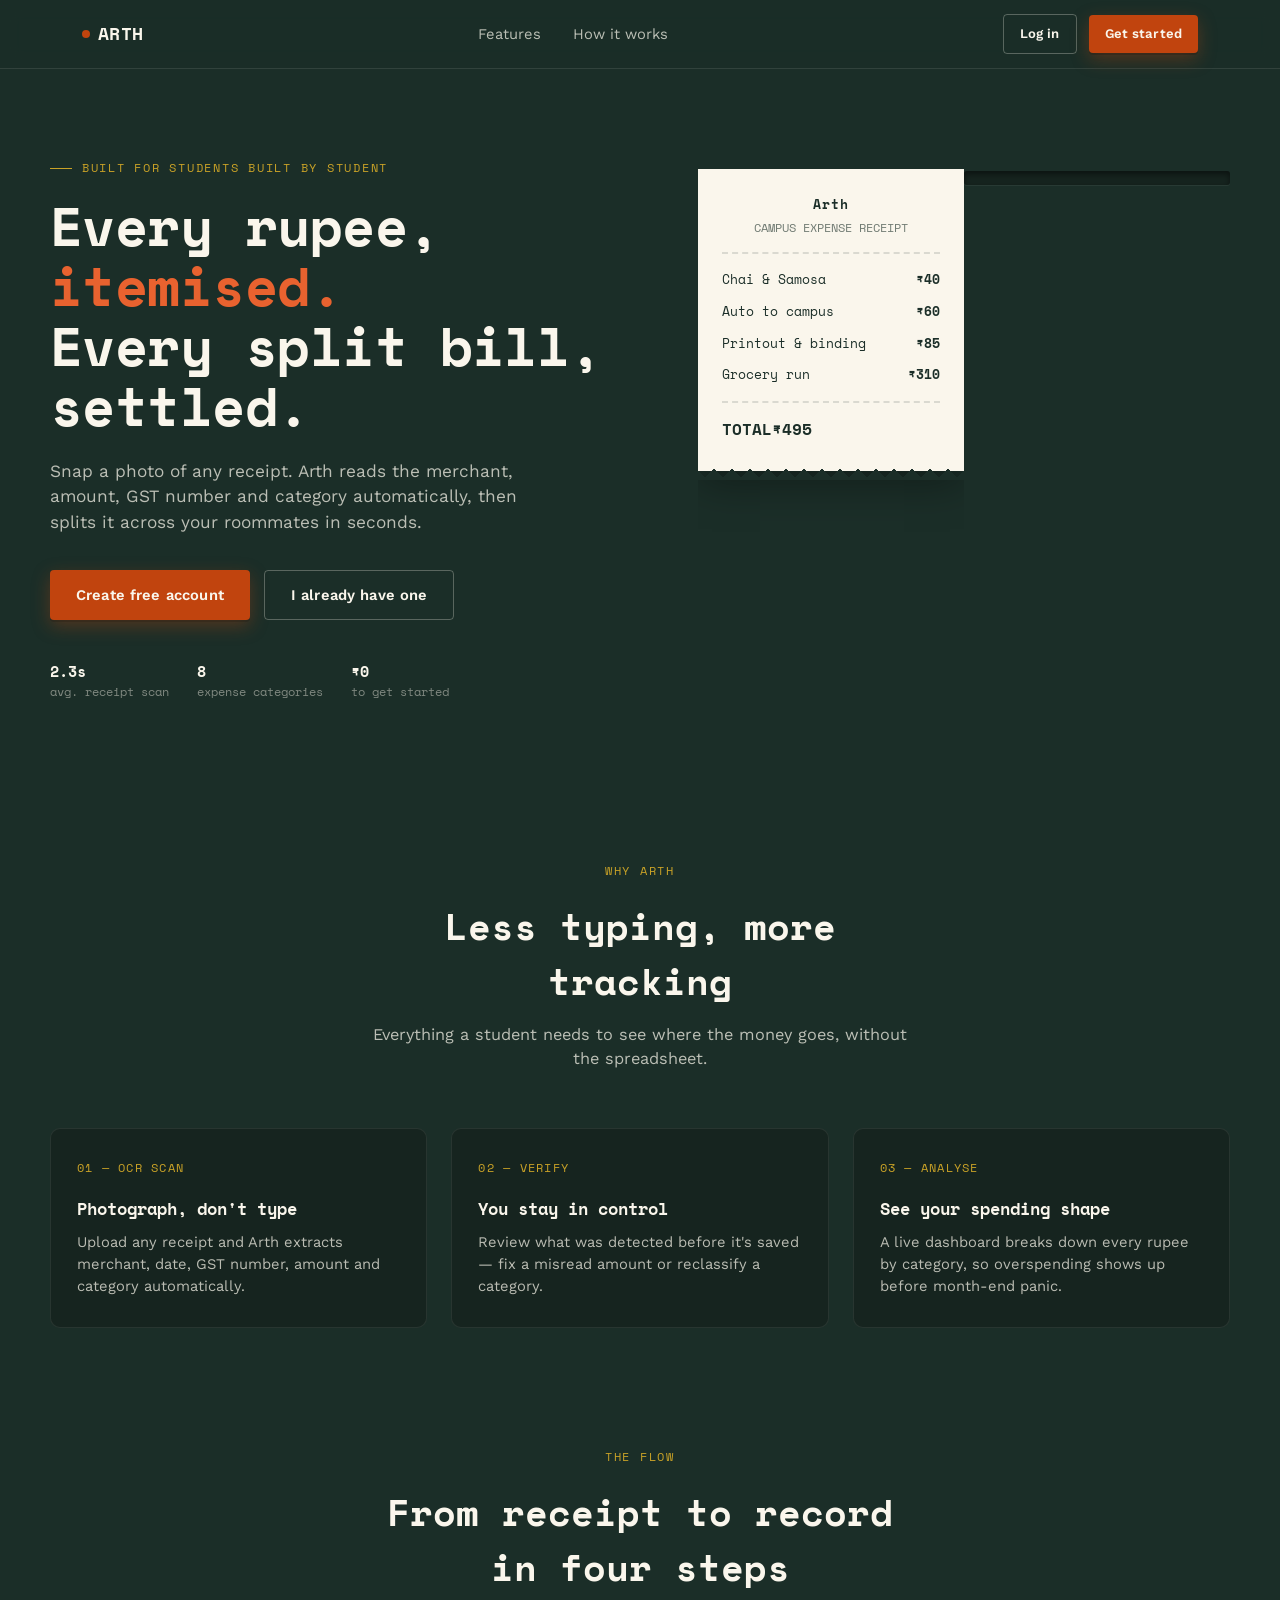
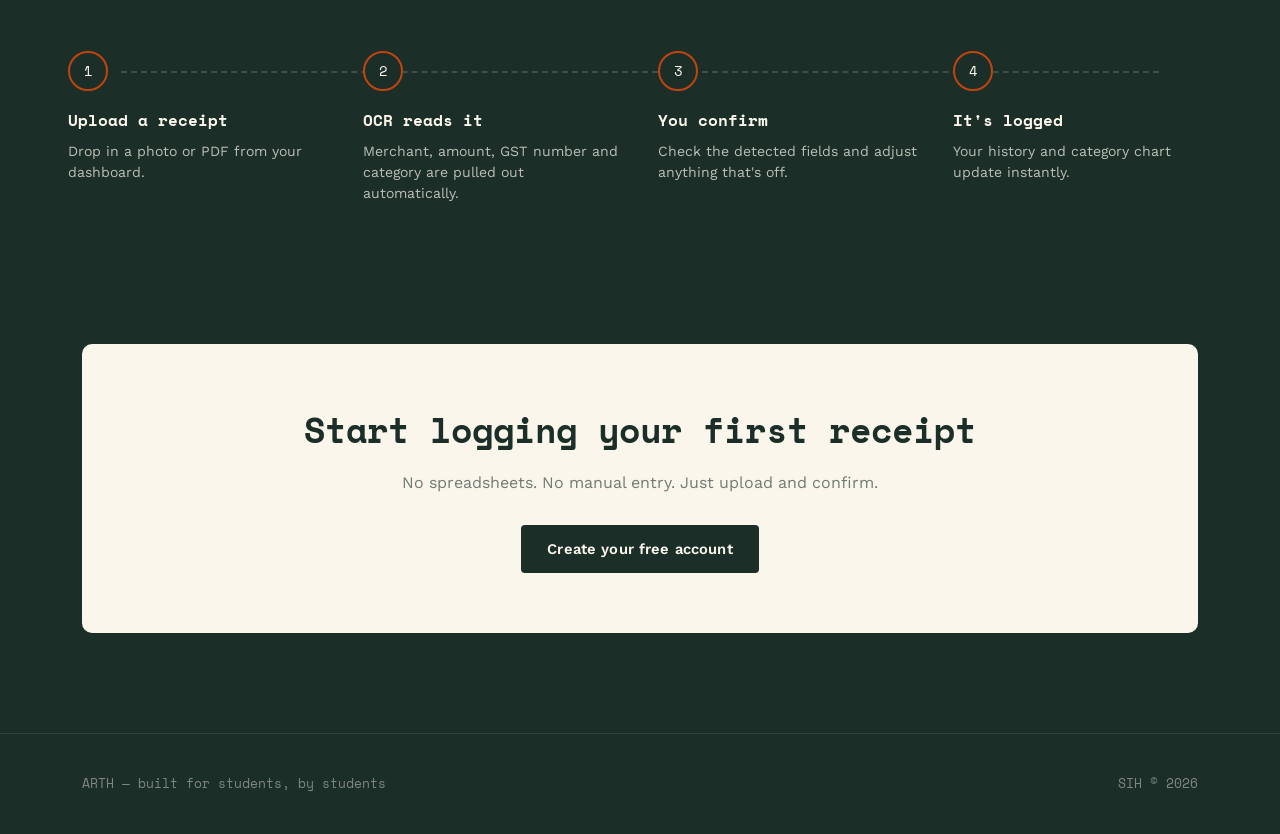
<file: index.html>
<!doctype html>
<html lang="en">
  <head>
    <meta charset="UTF-8" />
    <meta name="viewport" content="width=device-width, initial-scale=1.0" />
    <title>Arth — Expense tracking &amp; bill-splitting for students</title>
    <link rel="stylesheet" href="css/style.css" />
    <link rel="stylesheet" href="css/home.css" />
  </head>
  <body>
    <nav class="nav">
      <div class="wrap nav-inner">
        <a href="index.html" class="nav-logo"><span class="dot"></span>ARTH</a>
        <div class="nav-links">
          <a href="index.html#features">Features</a>
          <a href="index.html#how">How it works</a>
        </div>
        <div class="nav-cta">
          <a href="login.html" class="btn btn-ghost btn-sm">Log in</a>
          <a href="signup.html" class="btn btn-primary btn-sm">Get started</a>
        </div>
      </div>
    </nav>

    <header class="wrap hero">
      <div>
        <div class="hero-eyebrow">Built for students built by student</div>
        <h1>
          Every rupee, <span class="accent">itemised.</span><br />Every split
          bill, settled.
        </h1>
        <p class="hero-sub">
          Snap a photo of any receipt. Arth reads the merchant, amount, GST
          number and category automatically, then splits it across your
          roommates in seconds.
        </p>
        <div class="hero-actions">
          <a href="signup.html" class="btn btn-primary">Create free account</a>
          <a href="login.html" class="btn btn-ghost">I already have one</a>
        </div>
        <div class="hero-trust">
          <div><strong>2.3s</strong>avg. receipt scan</div>
          <div><strong>8</strong>expense categories</div>
          <div><strong>₹0</strong>to get started</div>
        </div>
      </div>

      <div class="printer">
        <div class="printer-mask">
          <div class="receipt-strip">
            <div class="r-title">Arth</div>
            <div class="r-sub">CAMPUS EXPENSE RECEIPT</div>
            <div class="r-dash"></div>
            <div class="r-line r1">
              <span>Chai &amp; Samosa</span><span>₹40</span>
            </div>
            <div class="r-line r2">
              <span>Auto to campus</span><span>₹60</span>
            </div>
            <div class="r-line r3">
              <span>Printout &amp; binding</span><span>₹85</span>
            </div>
            <div class="r-line r4">
              <span>Grocery run</span><span>₹310</span>
            </div>
            <div class="r-dash"></div>
            <div class="r-total"><span>TOTAL<x/span><span>₹495</span></div>
          </div>
        </div>
        <div class="printer-slot"></div>
      </div>
    </header>

    <section class="wrap features" id="features">
      <div class="section-head reveal">
        <div class="hero-eyebrow">Why Arth</div>
        <h2>Less typing, more tracking</h2>
        <p>
          Everything a student needs to see where the money goes, without the
          spreadsheet.
        </p>
      </div>
      <div class="feature-grid reveal-stagger">
        <div class="feature-card reveal">
          <div class="f-num">01 — OCR SCAN</div>
          <h3>Photograph, don't type</h3>
          <p>
            Upload any receipt and Arth extracts merchant, date, GST number,
            amount and category automatically.
          </p>
        </div>
        <div class="feature-card reveal">
          <div class="f-num">02 — VERIFY</div>
          <h3>You stay in control</h3>
          <p>
            Review what was detected before it's saved — fix a misread amount or
            reclassify a category.
          </p>
        </div>
        <div class="feature-card reveal">
          <div class="f-num">03 — ANALYSE</div>
          <h3>See your spending shape</h3>
          <p>
            A live dashboard breaks down every rupee by category, so
            overspending shows up before month-end panic.
          </p>
        </div>
      </div>
    </section>

    <section class="wrap how" id="how">
      <div class="section-head reveal">
        <div class="hero-eyebrow">The flow</div>
        <h2>From receipt to record in four steps</h2>
      </div>
      <div class="how-steps reveal-stagger">
        <div class="how-step reveal">
          <div class="s-num">1</div>
          <h4>Upload a receipt</h4>
          <p>Drop in a photo or PDF from your dashboard.</p>
        </div>
        <div class="how-step reveal">
          <div class="s-num">2</div>
          <h4>OCR reads it</h4>
          <p>
            Merchant, amount, GST number and category are pulled out
            automatically.
          </p>
        </div>
        <div class="how-step reveal">
          <div class="s-num">3</div>
          <h4>You confirm</h4>
          <p>Check the detected fields and adjust anything that's off.</p>
        </div>
        <div class="how-step reveal">
          <div class="s-num">4</div>
          <h4>It's logged</h4>
          <p>Your history and category chart update instantly.</p>
        </div>
      </div>
    </section>

    <div class="wrap">
      <div class="cta-band reveal">
        <h2>Start logging your first receipt</h2>
        <p>No spreadsheets. No manual entry. Just upload and confirm.</p>
        <a href="signup.html" class="btn btn-dark">Create your free account</a>
      </div>
    </div>

    <footer class="footer">
      <div class="wrap footer-inner">
        <span>ARTH — built for students, by students</span>
        <span>SIH &copy; 2026</span>
      </div>
    </footer>

    <script src="js/home.js"></script>
  </body>
</html>
</file>
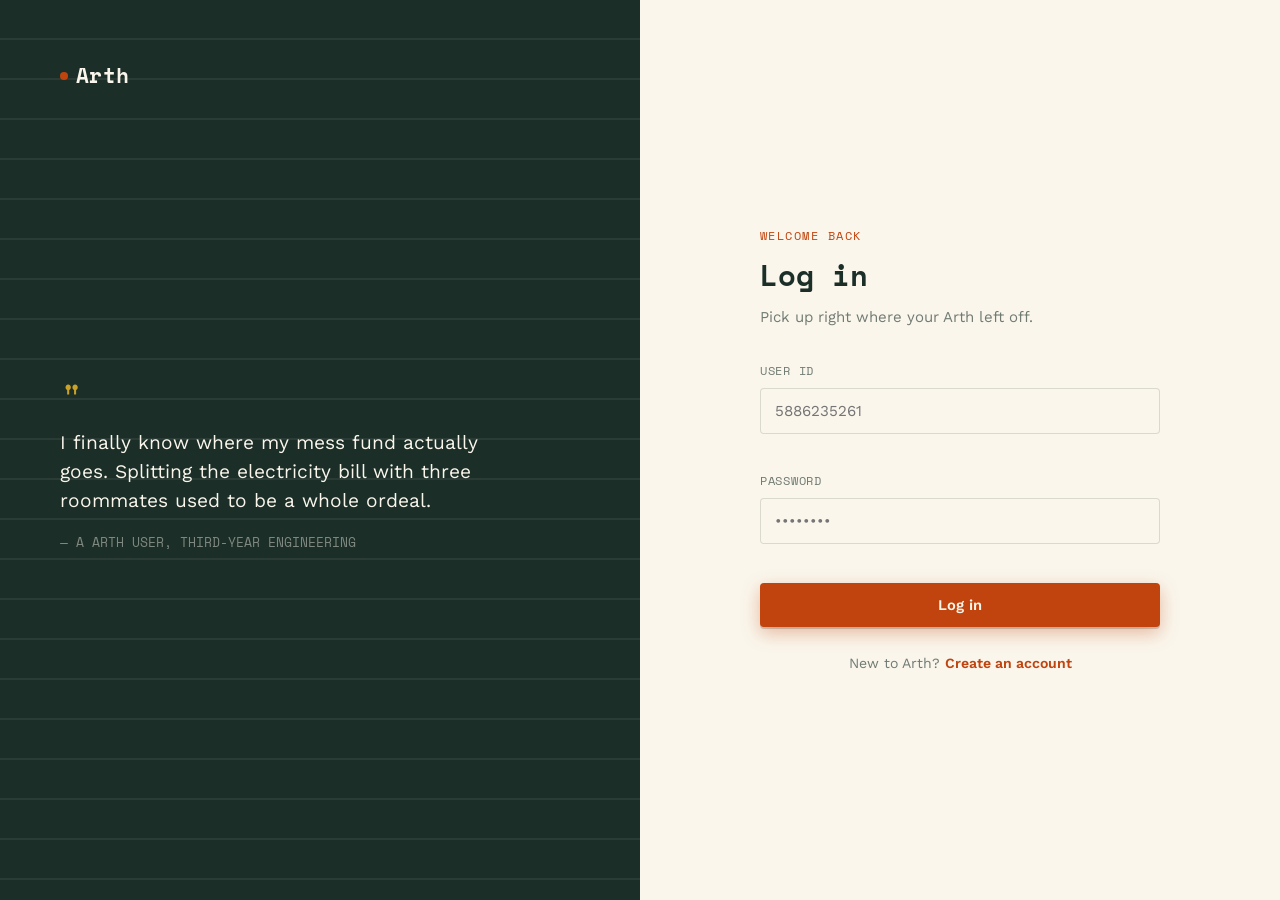
<file: dashboard.html>
<!doctype html>
<html lang="en">
  <head>
    <meta charset="UTF-8" />
    <meta name="viewport" content="width=device-width, initial-scale=1.0" />
    <title>Dashboard — Arth</title>

    <link rel="stylesheet" href="css/style.css" />
    <link rel="stylesheet" href="css/dashboard.css" />
  </head>

  <body class="dash-body">
    <nav class="nav dash-nav">
      <div class="wrap nav-inner">
        <a href="dashboard.html" class="nav-logo">
          <span class="dot"></span>Arth
        </a>

        <div class="nav-links">
          <a href="dashboard.html">Dashboard</a>
          <a href="#" id="upload-nav-link">Upload receipt</a>
        </div>

        <div class="nav-user">
          <span class="nav-user-name">
            Hi, <span id="dash-user-name">there</span>
          </span>
          <button class="btn btn-ghost btn-sm" id="logout-btn">Log out</button>
        </div>
      </div>
    </nav>

    <main class="dash-wrap">
      <div class="dash-head">
        <div>
          <div class="greet-eyebrow">Your Arth</div>
          <h1>Spending overview</h1>
        </div>

        <div class="dash-date" id="dash-date"></div>
      </div>

      <div class="stat-grid">
        <div class="stat-card">
          <div class="s-label">Total spent</div>
          <div class="s-val" id="stat-total">₹0</div>
          <div class="s-delta">Across all recorded receipts</div>
        </div>

        <div class="stat-card">
          <div class="s-label">Transactions</div>
          <div class="s-val" id="stat-count">0</div>
          <div class="s-delta">Total logged this Arth</div>
        </div>

        <div class="stat-card">
          <div class="s-label">Average per receipt</div>
          <div class="s-val" id="stat-avg">₹0</div>
          <div class="s-delta">Mean transaction size</div>
        </div>

        <div class="stat-card">
          <div class="s-label">Top category</div>
          <div class="s-val" id="stat-top-cat">—</div>
          <div class="s-delta" id="stat-top-cat-amt">No data yet</div>
        </div>
      </div>

      <div class="dash-grid">
        <div>
          <div class="panel" style="margin-bottom: 22px">
            <div class="panel-head">
              <div>
                <h2>By category</h2>
                <div class="panel-sub">Where this month's money went</div>
              </div>
            </div>

            <div class="chart-wrap" id="chart-wrap">
              <canvas id="category-canvas"></canvas>
            </div>

            <div class="legend-list" id="chart-legend"></div>
          </div>

          <div class="panel">
            <div class="panel-head">
              <div>
                <h2>Add a receipt</h2>
                <div class="panel-sub">We'll read it for you</div>
              </div>
            </div>

            <div class="upload-zone" id="upload-zone">
              <div class="u-icon">🧾</div>

              <h3>Drop a receipt here</h3>

              <p>or click to browse — image only</p>

              <input type="file" id="receipt-input" accept="image/*" />
            </div>
          </div>
        </div>

        <div class="panel">
          <div class="panel-head">
            <div>
              <h2>Transaction history</h2>
              <div class="panel-sub">Most recent first</div>
            </div>
          </div>

          <div class="tx-list" id="tx-list"></div>
        </div>
      </div>
    </main>

    <!-- VERIFY MODAL -->

    <div class="modal-overlay" id="modal-overlay">
      <div class="modal">
        <div class="modal-head">
          <h2>Verify receipt</h2>

          <button class="modal-close" id="modal-close" aria-label="Close">
            &times;
          </button>
        </div>

        <p class="modal-sub">
          Check what we read before it's added to your Arth.
        </p>

        <div id="modal-body"></div>
      </div>
    </div>

    <div class="toast" id="toast"></div>

    <script src="js/config.js"></script>
    <script src="js/dashboard.js"></script>

    <script>
      document.getElementById("dash-date").textContent =
        new Date().toLocaleDateString("en-IN", {
          weekday: "long",
          day: "numeric",
          month: "long",
        });

      document
        .getElementById("upload-nav-link")
        .addEventListener("click", (e) => {
          e.preventDefault();

          document.getElementById("upload-zone").scrollIntoView({
            behavior: "smooth",
            block: "center",
          });
        });
    </script>
  </body>
</html>
</file>
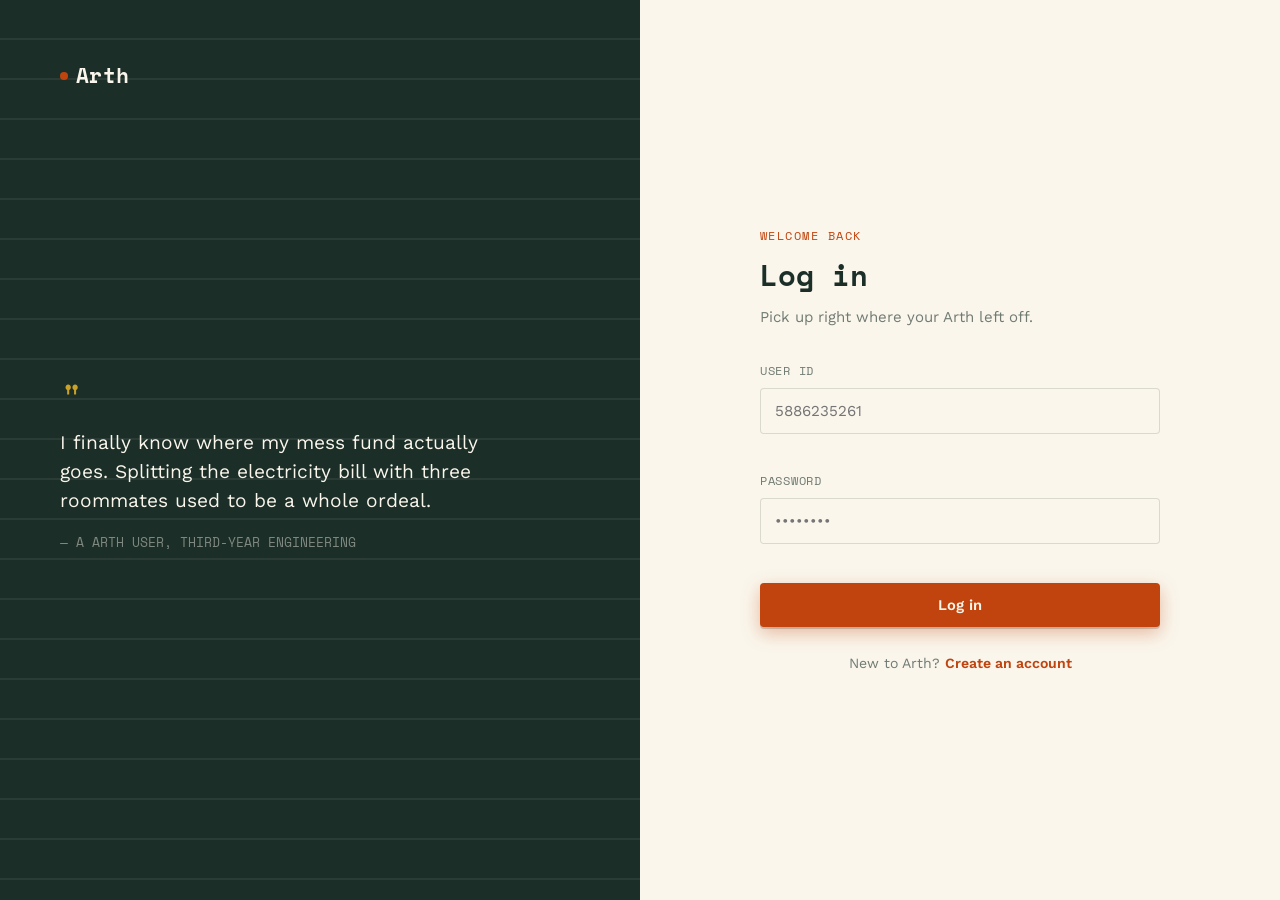
<file: login.html>
<!doctype html>
<html lang="en">
  <head>
    <meta charset="UTF-8" />
    <meta name="viewport" content="width=device-width, initial-scale=1.0" />
    <title>Log in — Arth</title>
    <link rel="stylesheet" href="css/style.css" />
    <link rel="stylesheet" href="css/auth.css" />
    <script>
      if (sessionStorage.getItem("user_id")) {
        window.location.href = "dashboard.html";
      }
    </script>
  </head>
  <body>
    <div class="auth-shell">
      <div class="auth-side">
        <div class="auth-ambient"></div>
        <div class="auth-side-top">
          <a href="index.html" class="nav-logo"
            ><span class="dot"></span>Arth</a
          >
        </div>
        <div class="auth-quote">
          <div class="q-mark">"</div>
          <p>
            I finally know where my mess fund actually goes. Splitting the
            electricity bill with three roommates used to be a whole ordeal.
          </p>
          <div class="q-attr">— A ARTH USER, THIRD-YEAR ENGINEERING</div>
        </div>
        <div></div>
      </div>

      <div class="auth-main">
        <div class="auth-form-wrap">
          <div class="form-eyebrow">Welcome back</div>
          <h1>Log in</h1>
          <p class="form-sub">Pick up right where your Arth left off.</p>
          <div class="form-alert" id="login-alert"></div>

          <form id="login-form" novalidate>
            <div class="field" id="field-email">
              <label for="email">User Id</label>
              <input type="text" id="email" placeholder="5886235261" />
              <div class="field-error"></div>
            </div>
            <div class="field" id="field-password">
              <label for="password">Password</label>
              <input
                type="password"
                id="password"
                placeholder="••••••••"
                autocomplete="current-password"
              />
              <div class="field-error"></div>
            </div>
            <button
              type="submit"
              class="btn btn-primary btn-block"
              id="login-submit"
            >
              Log in
            </button>
          </form>

          <p class="form-footnote">
            New to Arth? <a href="signup.html">Create an account</a>
          </p>
        </div>
      </div>
    </div>

    <script src="js/config.js"></script>
    <script src="js/auth.js"></script>
  </body>
</html>
</file>
<file: css/style.css>
/* ============================================================
   LEDGER — Student Expense & Bill-Split Manager
   Design language: printed receipts & paper ledgers
   ============================================================ */

@import url('https://fonts.googleapis.com/css2?family=Space+Mono:wght@400;700&family=Work+Sans:wght@300;400;500;600;700&display=swap');

:root {
  /* Color tokens */
  --ink: #1B2E28;
  --ink-2: #16241F;
  --paper: #FAF6EC;
  --paper-dim: #F0EAD8;
  --paper-line: rgba(27, 46, 40, 0.14);
  --stamp: #C1440E;
  --stamp-dim: #E8622F;
  --sage: #6B8F71;
  --sage-dim: #8FAF93;
  --gold: #C9A227;
  --ink-soft: rgba(27, 46, 40, 0.62);
  --ink-faint: rgba(27, 46, 40, 0.38);
  --paper-soft: rgba(250, 246, 236, 0.72);
  --paper-faint: rgba(250, 246, 236, 0.45);

  /* Type */
  --font-mono: 'Space Mono', 'Courier New', monospace;
  --font-body: 'Work Sans', -apple-system, sans-serif;

  /* Layout */
  --radius-sm: 4px;
  --radius-md: 10px;
  --max-w: 1180px;
  --shadow-card: 0 1px 2px rgba(27,46,40,0.06), 0 8px 24px rgba(27,46,40,0.08);
  --shadow-lift: 0 4px 8px rgba(27,46,40,0.10), 0 16px 40px rgba(27,46,40,0.14);
}

* { box-sizing: border-box; margin: 0; padding: 0; }

html { scroll-behavior: smooth; }

body {
  font-family: var(--font-body);
  background: var(--ink);
  color: var(--paper);
  line-height: 1.5;
  -webkit-font-smoothing: antialiased;
  min-height: 100vh;
}

body.paper-mode {
  background: var(--paper-dim);
  color: var(--ink);
}

a { color: inherit; text-decoration: none; }
ul { list-style: none; }
button { font-family: inherit; cursor: pointer; border: none; background: none; }
input, textarea, select { font-family: inherit; }
img { max-width: 100%; display: block; }

.mono { font-family: var(--font-mono); }

::selection { background: var(--stamp); color: var(--paper); }

@media (prefers-reduced-motion: reduce) {
  *, *::before, *::after {
    animation-duration: 0.001ms !important;
    animation-iteration-count: 1 !important;
    transition-duration: 0.001ms !important;
    scroll-behavior: auto !important;
  }
}

:focus-visible {
  outline: 2px solid var(--gold);
  outline-offset: 3px;
}

/* ---------- Layout helpers ---------- */
.wrap {
  max-width: var(--max-w);
  margin: 0 auto;
  padding: 0 32px;
}

@media (max-width: 640px) {
  .wrap { padding: 0 20px; }
}

/* ---------- Nav ---------- */
.nav {
  position: sticky;
  top: 0;
  z-index: 100;
  background: rgba(27, 46, 40, 0.86);
  backdrop-filter: blur(10px) saturate(140%);
  border-bottom: 1px solid rgba(250,246,236,0.10);
}

.nav-inner {
  display: flex;
  align-items: center;
  justify-content: space-between;
  height: 68px;
}

.nav-logo {
  font-family: var(--font-mono);
  font-weight: 700;
  font-size: 1.15rem;
  letter-spacing: 0.02em;
  display: flex;
  align-items: center;
  gap: 8px;
}

.nav-logo .dot {
  width: 8px; height: 8px;
  border-radius: 50%;
  background: var(--stamp);
  display: inline-block;
}

.nav-links {
  display: flex;
  align-items: center;
  gap: 32px;
  font-size: 0.92rem;
}

.nav-links a {
  color: var(--paper-soft);
  transition: color 0.2s ease;
  position: relative;
}
.nav-links a:hover { color: var(--paper); }

.nav-cta {
  display: flex;
  gap: 12px;
  align-items: center;
}

.nav-user {
  display: flex;
  align-items: center;
  gap: 14px;
}

.nav-user-name {
  font-size: 0.88rem;
  color: var(--paper-soft);
}

/* ---------- Buttons ---------- */
.btn {
  display: inline-flex;
  align-items: center;
  justify-content: center;
  gap: 8px;
  padding: 13px 26px;
  border-radius: var(--radius-sm);
  font-size: 0.92rem;
  font-weight: 600;
  letter-spacing: 0.01em;
  transition: transform 0.18s cubic-bezier(.2,.8,.2,1), box-shadow 0.18s ease, background 0.18s ease;
  white-space: nowrap;
}

.btn-primary {
  background: var(--stamp);
  color: var(--paper);
  box-shadow: 0 2px 0 rgba(0,0,0,0.15), 0 6px 18px rgba(193,68,14,0.35);
}
.btn-primary:hover { transform: translateY(-2px); box-shadow: 0 4px 0 rgba(0,0,0,0.15), 0 10px 24px rgba(193,68,14,0.4); }
.btn-primary:active { transform: translateY(0px); }

.btn-ghost {
  background: transparent;
  color: var(--paper);
  border: 1px solid rgba(250,246,236,0.28);
}
.btn-ghost:hover { border-color: var(--paper); background: rgba(250,246,236,0.06); }

.btn-dark {
  background: var(--ink);
  color: var(--paper);
}
.btn-dark:hover { transform: translateY(-2px); box-shadow: var(--shadow-lift); }

.btn-block { width: 100%; }
.btn-sm { padding: 9px 16px; font-size: 0.82rem; }

.btn[disabled] { opacity: 0.5; cursor: not-allowed; transform: none !important; }

/* ---------- Receipt paper block (signature element) ---------- */
.receipt {
  background: var(--paper);
  color: var(--ink);
  border-radius: 2px;
  position: relative;
  box-shadow: var(--shadow-card);
}

.receipt::after {
  content: "";
  position: absolute;
  left: 0; right: 0; bottom: -9px;
  height: 18px;
  background-image: linear-gradient(-45deg, var(--ink) 8px, transparent 0), linear-gradient(45deg, var(--ink) 8px, transparent 0);
  background-position: bottom;
  background-repeat: repeat-x;
  background-size: 18px 18px;
}

body.paper-mode .receipt::after {
  background-image: linear-gradient(-45deg, var(--paper-dim) 8px, transparent 0), linear-gradient(45deg, var(--paper-dim) 8px, transparent 0);
}

.receipt-dash {
  border-top: 2px dashed var(--paper-line);
  margin: 14px 0;
}

.receipt-row {
  display: flex;
  justify-content: space-between;
  align-items: baseline;
  font-family: var(--font-mono);
  font-size: 0.88rem;
  padding: 5px 0;
}
.receipt-row .label { color: var(--ink-soft); }
.receipt-row .val { font-weight: 700; }

/* ---------- Card ---------- */
.card {
  background: var(--paper);
  color: var(--ink);
  border-radius: var(--radius-md);
  box-shadow: var(--shadow-card);
  padding: 28px;
}

.card-flat {
  background: var(--paper-dim);
  border: 1px solid var(--paper-line);
  border-radius: var(--radius-md);
  padding: 20px 24px;
}

/* ---------- Section reveal animation ---------- */
.reveal {
  opacity: 0;
  transform: translateY(24px);
  transition: opacity 0.7s cubic-bezier(.2,.7,.2,1), transform 0.7s cubic-bezier(.2,.7,.2,1);
}
.reveal.in-view {
  opacity: 1;
  transform: translateY(0);
}
.reveal-stagger.in-view > * { transition-delay: calc(var(--i, 0) * 70ms); }

/* ---------- Toast / status ---------- */
.toast {
  position: fixed;
  bottom: 28px;
  left: 50%;
  transform: translateX(-50%) translateY(20px);
  background: var(--ink);
  color: var(--paper);
  padding: 14px 22px;
  border-radius: var(--radius-sm);
  font-size: 0.9rem;
  font-family: var(--font-mono);
  box-shadow: var(--shadow-lift);
  opacity: 0;
  pointer-events: none;
  transition: opacity 0.3s ease, transform 0.3s ease;
  z-index: 1000;
  border-left: 3px solid var(--sage);
}
.toast.error { border-left-color: var(--stamp); }
.toast.show { opacity: 1; transform: translateX(-50%) translateY(0); pointer-events: auto; }

/* ---------- Scrollbar (subtle) ---------- */
::-webkit-scrollbar { width: 10px; }
::-webkit-scrollbar-track { background: var(--ink); }
::-webkit-scrollbar-thumb { background: rgba(250,246,236,0.18); border-radius: 6px; }

/* ---------- Category chip colors (used consistently across app) ---------- */
.chip {
  display: inline-flex;
  align-items: center;
  gap: 6px;
  font-family: var(--font-mono);
  font-size: 0.72rem;
  padding: 4px 10px;
  border-radius: 20px;
  background: var(--paper-dim);
  color: var(--ink-soft);
  text-transform: uppercase;
  letter-spacing: 0.04em;
}
.chip .swatch { width: 7px; height: 7px; border-radius: 50%; }

/* ---------- Loading spinner (printer motif: a blinking cursor bar) ---------- */
.loader {
  display: inline-flex;
  gap: 4px;
  align-items: flex-end;
  height: 16px;
}
.loader span {
  width: 3px;
  background: var(--stamp);
  animation: loaderBar 1s ease-in-out infinite;
}
.loader span:nth-child(1) { height: 6px; animation-delay: 0s; }
.loader span:nth-child(2) { height: 12px; animation-delay: 0.12s; }
.loader span:nth-child(3) { height: 16px; animation-delay: 0.24s; }
.loader span:nth-child(4) { height: 10px; animation-delay: 0.36s; }
@keyframes loaderBar {
  0%, 100% { transform: scaleY(0.4); opacity: 0.5; }
  50% { transform: scaleY(1); opacity: 1; }
}

/* ---------- Footer ---------- */
.footer {
  border-top: 1px solid rgba(250,246,236,0.1);
  padding: 40px 0;
  margin-top: 100px;
}
.footer-inner {
  display: flex;
  justify-content: space-between;
  align-items: center;
  font-size: 0.82rem;
  color: var(--paper-faint);
  font-family: var(--font-mono);
  flex-wrap: wrap;
  gap: 12px;
}
</file>
<file: css/home.css>
/* ============================================================
   Homepage
   ============================================================ */

.hero {
  padding: 90px 0 60px;
  display: grid;
  grid-template-columns: 1.05fr 0.95fr;
  gap: 60px;
  align-items: center;
}

.hero-eyebrow {
  font-family: var(--font-mono);
  font-size: 0.78rem;
  letter-spacing: 0.14em;
  text-transform: uppercase;
  color: var(--gold);
  margin-bottom: 18px;
  display: flex;
  align-items: center;
  gap: 10px;
}
.hero-eyebrow::before {
  content: "";
  width: 22px; height: 1px;
  background: var(--gold);
  display: inline-block;
}

.hero h1 {
  font-family: var(--font-mono);
  font-size: clamp(2.2rem, 4.2vw, 3.4rem);
  line-height: 1.12;
  font-weight: 700;
  letter-spacing: -0.01em;
  margin-bottom: 22px;
}
.hero h1 .accent { color: var(--stamp-dim); }

.hero-sub {
  font-size: 1.08rem;
  color: var(--paper-soft);
  max-width: 480px;
  margin-bottom: 34px;
}

.hero-actions {
  display: flex;
  gap: 14px;
  margin-bottom: 40px;
  flex-wrap: wrap;
}

.hero-trust {
  display: flex;
  gap: 28px;
  font-family: var(--font-mono);
  font-size: 0.78rem;
  color: var(--paper-faint);
  flex-wrap: wrap;
}
.hero-trust strong { color: var(--paper); font-size: 0.95rem; display: block; }

/* --- Printing receipt (signature element) --- */
.printer {
  position: relative;
  display: flex;
  justify-content: center;
}

.printer-slot {
  width: 100%;
  max-width: 340px;
  height: 14px;
  background: var(--ink-2);
  border-radius: 3px;
  box-shadow: inset 0 3px 6px rgba(0,0,0,0.5), 0 1px 0 rgba(250,246,236,0.06);
  position: relative;
  z-index: 3;
}

.printer-mask {
  max-width: 340px;
  width: 100%;
  margin-top: -2px;
  overflow: hidden;
  position: relative;
  height: 520px;
}

.receipt-strip {
  background: var(--paper);
  color: var(--ink);
  width: 100%;
  padding: 26px 24px 30px;
  font-family: var(--font-mono);
  font-size: 0.82rem;
  position: absolute;
  top: -430px;
  left: 0;
  box-shadow: 0 12px 40px rgba(0,0,0,0.35);
  animation: printOut 2.6s cubic-bezier(.16,.9,.28,1) 0.4s forwards;
}

.receipt-strip::after {
  content: "";
  position: absolute;
  left: 0; right: 0; bottom: -9px;
  height: 18px;
  background-image: linear-gradient(-45deg, var(--ink) 8px, transparent 0), linear-gradient(45deg, var(--ink) 8px, transparent 0);
  background-position: bottom;
  background-repeat: repeat-x;
  background-size: 18px 18px;
}

@keyframes printOut {
  0% { top: -430px; }
  100% { top: 0; }
}

.receipt-strip .r-title {
  text-align: center;
  font-weight: 700;
  letter-spacing: 0.08em;
  margin-bottom: 4px;
}
.receipt-strip .r-sub {
  text-align: center;
  color: var(--ink-soft);
  font-size: 0.72rem;
  margin-bottom: 16px;
}
.receipt-strip .r-line {
  display: flex;
  justify-content: space-between;
  padding: 6px 0;
  opacity: 0;
  animation: lineIn 0.4s ease forwards;
}
.receipt-strip .r-line span:last-child { font-weight: 700; }
.receipt-strip .r-line.r1 { animation-delay: 1.5s; }
.receipt-strip .r-line.r2 { animation-delay: 1.75s; }
.receipt-strip .r-line.r3 { animation-delay: 2.0s; }
.receipt-strip .r-line.r4 { animation-delay: 2.25s; }
.receipt-strip .r-total { animation-delay: 2.55s; }
@keyframes lineIn {
  from { opacity: 0; transform: translateX(-4px); }
  to { opacity: 1; transform: translateX(0); }
}

.receipt-strip .r-dash {
  border-top: 2px dashed var(--paper-line);
  margin: 10px 0;
}

.receipt-strip .r-total {
  display: flex;
  justify-content: space-between;
  font-weight: 700;
  font-size: 1rem;
  padding-top: 4px;
  opacity: 0;
  animation: lineIn 0.4s ease forwards;
}

.receipt-strip .r-split {
  margin-top: 16px;
  display: flex;
  gap: 6px;
  flex-wrap: wrap;
  opacity: 0;
  animation: lineIn 0.5s ease forwards;
  animation-delay: 2.75s;
}

.receipt-strip .r-avatar {
  width: 22px; height: 22px;
  border-radius: 50%;
  background: var(--sage);
  color: var(--paper);
  font-size: 0.62rem;
  display: flex;
  align-items: center;
  justify-content: center;
  font-weight: 700;
}
.receipt-strip .r-avatar:nth-child(2) { background: var(--gold); }
.receipt-strip .r-avatar:nth-child(3) { background: var(--stamp); }

@media (max-width: 900px) {
  .hero { grid-template-columns: 1fr; padding-top: 50px; }
  .printer { order: -1; }
  .printer-mask { height: 380px; }
  .receipt-strip { top: -300px; }
  @keyframes printOut { 0% { top: -300px; } 100% { top: 0; } }
}

/* --- Feature strip --- */
.features {
  padding: 100px 0 60px;
}

.section-head {
  text-align: center;
  max-width: 560px;
  margin: 0 auto 56px;
}
.section-head .hero-eyebrow { justify-content: center; }
.section-head .hero-eyebrow::before { display: none; }
.section-head h2 {
  font-family: var(--font-mono);
  font-size: clamp(1.7rem, 3vw, 2.3rem);
  margin-bottom: 14px;
}
.section-head p { color: var(--paper-soft); font-size: 1.02rem; }

.feature-grid {
  display: grid;
  grid-template-columns: repeat(3, 1fr);
  gap: 24px;
}

.feature-card {
  background: var(--ink-2);
  border: 1px solid rgba(250,246,236,0.08);
  border-radius: var(--radius-md);
  padding: 30px 26px;
  transition: transform 0.3s cubic-bezier(.2,.8,.2,1), border-color 0.3s ease;
}
.feature-card:hover {
  transform: translateY(-6px);
  border-color: rgba(250,246,236,0.2);
}
.feature-card .f-num {
  font-family: var(--font-mono);
  color: var(--gold);
  font-size: 0.78rem;
  margin-bottom: 18px;
  letter-spacing: 0.1em;
}
.feature-card h3 {
  font-family: var(--font-mono);
  font-size: 1.05rem;
  margin-bottom: 10px;
}
.feature-card p {
  color: var(--paper-soft);
  font-size: 0.92rem;
}

@media (max-width: 900px) {
  .feature-grid { grid-template-columns: 1fr; }
}

/* --- How it works (real sequence -> numbered is justified) --- */
.how {
  padding: 60px 0 100px;
}

.how-steps {
  display: grid;
  grid-template-columns: repeat(4, 1fr);
  gap: 0;
  position: relative;
}
.how-steps::before {
  content: "";
  position: absolute;
  top: 20px;
  left: 6%;
  right: 6%;
  border-top: 2px dashed rgba(250,246,236,0.16);
}
.how-step {
  position: relative;
  padding: 0 18px;
  text-align: left;
}
.how-step .s-num {
  width: 40px; height: 40px;
  border-radius: 50%;
  background: var(--ink);
  border: 2px solid var(--stamp);
  color: var(--paper);
  font-family: var(--font-mono);
  display: flex;
  align-items: center;
  justify-content: center;
  font-size: 0.85rem;
  margin-bottom: 18px;
  position: relative;
  z-index: 2;
}
.how-step h4 { font-family: var(--font-mono); font-size: 0.98rem; margin-bottom: 8px; }
.how-step p { color: var(--paper-soft); font-size: 0.88rem; }

@media (max-width: 900px) {
  .how-steps { grid-template-columns: 1fr; gap: 34px; }
  .how-steps::before { display: none; }
}

/* --- CTA band --- */
.cta-band {
  margin: 40px 0 0;
  padding: 60px 0;
  text-align: center;
  background: var(--paper);
  color: var(--ink);
  border-radius: var(--radius-md);
}
.cta-band h2 {
  font-family: var(--font-mono);
  font-size: clamp(1.6rem, 3vw, 2.2rem);
  margin-bottom: 14px;
}
.cta-band p { color: var(--ink-soft); margin-bottom: 30px; }
</file>
<file: css/dashboard.css>
/* ============================================================
   Dashboard
   ============================================================ */

body.dash-body {
  background: var(--paper-dim);
  color: var(--ink);
}

.dash-nav {
  background: var(--ink);
  border-bottom: none;
}
.dash-nav .nav-links a { color: var(--paper-soft); }

.dash-wrap {
  max-width: var(--max-w);
  margin: 0 auto;
  padding: 40px 32px 100px;
}

.dash-head {
  display: flex;
  justify-content: space-between;
  align-items: flex-end;
  margin-bottom: 32px;
  flex-wrap: wrap;
  gap: 16px;
}
.dash-head .greet-eyebrow {
  font-family: var(--font-mono);
  font-size: 0.76rem;
  text-transform: uppercase;
  letter-spacing: 0.1em;
  color: var(--stamp);
  margin-bottom: 6px;
}
.dash-head h1 {
  font-family: var(--font-mono);
  font-size: 1.7rem;
}
.dash-head .dash-date {
  font-family: var(--font-mono);
  font-size: 0.8rem;
  color: var(--ink-soft);
}

/* --- Stat cards row --- */
.stat-grid {
  display: grid;
  grid-template-columns: repeat(4, 1fr);
  gap: 18px;
  margin-bottom: 28px;
}
.stat-card {
  background: var(--paper);
  border-radius: var(--radius-md);
  padding: 20px 22px;
  box-shadow: var(--shadow-card);
}
.stat-card .s-label {
  font-family: var(--font-mono);
  font-size: 0.72rem;
  text-transform: uppercase;
  letter-spacing: 0.06em;
  color: var(--ink-faint);
  margin-bottom: 10px;
  display: flex;
  justify-content: space-between;
  align-items: center;
}
.stat-card .s-val {
  font-family: var(--font-mono);
  font-size: 1.55rem;
  font-weight: 700;
}
.stat-card .s-delta {
  font-size: 0.78rem;
  margin-top: 6px;
  color: var(--ink-soft);
}
.stat-card .s-delta.up { color: var(--stamp); }
.stat-card .s-delta.down { color: var(--sage); }

@media (max-width: 980px) {
  .stat-grid { grid-template-columns: repeat(2, 1fr); }
}
@media (max-width: 560px) {
  .stat-grid { grid-template-columns: 1fr; }
}

/* --- Main grid: chart + upload / history --- */
.dash-grid {
  display: grid;
  grid-template-columns: 1fr 1.5fr;
  gap: 22px;
  align-items: start;
}

@media (max-width: 980px) {
  .dash-grid { grid-template-columns: 1fr; }
}

.panel {
  background: var(--paper);
  border-radius: var(--radius-md);
  box-shadow: var(--shadow-card);
  padding: 26px;
}
.panel-head {
  display: flex;
  justify-content: space-between;
  align-items: center;
  margin-bottom: 20px;
}
.panel-head h2 {
  font-family: var(--font-mono);
  font-size: 1.05rem;
}
.panel-head .panel-sub {
  font-size: 0.78rem;
  color: var(--ink-faint);
  margin-top: 2px;
}

/* Chart panel */
.chart-wrap {
  position: relative;
  height: 240px;
  margin: 6px auto 20px;
}
.chart-empty {
  text-align: center;
  padding: 40px 10px;
  color: var(--ink-faint);
  font-size: 0.88rem;
}
.legend-list {
  display: flex;
  flex-direction: column;
  gap: 10px;
}
.legend-row {
  display: flex;
  align-items: center;
  gap: 10px;
  font-size: 0.86rem;
}
.legend-row .swatch { width: 10px; height: 10px; border-radius: 3px; flex-shrink: 0; }
.legend-row .l-name { flex: 1; }
.legend-row .l-amt { font-family: var(--font-mono); font-weight: 700; }
.legend-row .l-pct { font-family: var(--font-mono); font-size: 0.76rem; color: var(--ink-faint); width: 40px; text-align: right; }

/* Upload zone */
.upload-zone {
  border: 2px dashed var(--paper-line);
  border-radius: var(--radius-md);
  padding: 34px 20px;
  text-align: center;
  transition: border-color 0.25s ease, background 0.25s ease;
  cursor: pointer;
  margin-bottom: 8px;
}
.upload-zone:hover, .upload-zone.drag {
  border-color: var(--stamp);
  background: rgba(193,68,14,0.04);
}
.upload-zone .u-icon {
  width: 46px; height: 46px;
  margin: 0 auto 14px;
  border-radius: 50%;
  background: var(--paper-dim);
  display: flex; align-items: center; justify-content: center;
}
.upload-zone h3 { font-family: var(--font-mono); font-size: 0.95rem; margin-bottom: 6px; }
.upload-zone p { font-size: 0.82rem; color: var(--ink-faint); }
.upload-zone input[type=file] { display: none; }

/* Transaction history */
.tx-list {
  display: flex;
  flex-direction: column;
}
.tx-row {
  display: grid;
  grid-template-columns: 40px 1fr auto auto;
  gap: 14px;
  align-items: center;
  padding: 14px 0;
  border-bottom: 1px solid var(--paper-line);
  opacity: 0;
  transform: translateY(8px);
  animation: rowIn 0.4s ease forwards;
}
.tx-row:last-child { border-bottom: none; }
@keyframes rowIn { to { opacity: 1; transform: translateY(0); } }

.tx-icon {
  width: 38px; height: 38px;
  border-radius: 50%;
  display: flex; align-items: center; justify-content: center;
  font-size: 1rem;
  background: var(--paper-dim);
}
.tx-merchant { font-weight: 600; font-size: 0.93rem; }
.tx-meta { font-size: 0.76rem; color: var(--ink-faint); margin-top: 2px; }
.tx-amt { font-family: var(--font-mono); font-weight: 700; text-align: right; white-space: nowrap; }
.tx-cat { text-align: right; }

.tx-empty {
  text-align: center;
  padding: 50px 20px;
  color: var(--ink-faint);
}
.tx-empty .e-icon { font-size: 2rem; margin-bottom: 10px; }
.tx-empty p { font-size: 0.9rem; }

/* --- Modal (verify parsed receipt) --- */
.modal-overlay {
  position: fixed; inset: 0;
  background: rgba(27,46,40,0.6);
  backdrop-filter: blur(3px);
  display: flex;
  align-items: center;
  justify-content: center;
  z-index: 500;
  opacity: 0;
  pointer-events: none;
  transition: opacity 0.25s ease;
  padding: 20px;
}
.modal-overlay.show { opacity: 1; pointer-events: auto; }

.modal {
  background: var(--paper);
  border-radius: var(--radius-md);
  max-width: 460px;
  width: 100%;
  max-height: 88vh;
  overflow-y: auto;
  padding: 30px;
  transform: translateY(18px) scale(0.98);
  transition: transform 0.3s cubic-bezier(.2,.8,.2,1);
  box-shadow: var(--shadow-lift);
}
.modal-overlay.show .modal { transform: translateY(0) scale(1); }

.modal-head {
  display: flex;
  justify-content: space-between;
  align-items: flex-start;
  margin-bottom: 6px;
}
.modal-head h2 { font-family: var(--font-mono); font-size: 1.2rem; }
.modal-close {
  font-size: 1.3rem;
  color: var(--ink-faint);
  line-height: 1;
  padding: 4px;
}
.modal-close:hover { color: var(--ink); }
.modal-sub { font-size: 0.86rem; color: var(--ink-soft); margin-bottom: 22px; }

.verify-field {
  margin-bottom: 16px;
}
.verify-field label {
  display: flex;
  justify-content: space-between;
  font-family: var(--font-mono);
  font-size: 0.7rem;
  text-transform: uppercase;
  letter-spacing: 0.05em;
  color: var(--ink-faint);
  margin-bottom: 7px;
}
.verify-field label .ocr-tag {
  color: var(--sage);
  text-transform: none;
  letter-spacing: 0;
}
.verify-field input, .verify-field select {
  width: 100%;
  padding: 11px 13px;
  border: 1.5px solid var(--paper-line);
  border-radius: var(--radius-sm);
  background: var(--paper);
  font-size: 0.92rem;
  color: var(--ink);
}
.verify-field input:focus, .verify-field select:focus {
  border-color: var(--stamp);
  outline: none;
}

.verify-row-2 {
  display: grid;
  grid-template-columns: 1fr 1fr;
  gap: 14px;
}

.modal-actions {
  display: flex;
  gap: 12px;
  margin-top: 24px;
}

.scan-state {
  text-align: center;
  padding: 50px 20px;
}
.scan-state .scan-anim {
  width: 60px; height: 60px;
  margin: 0 auto 22px;
  position: relative;
}
.scan-state h3 { font-family: var(--font-mono); font-size: 1rem; margin-bottom: 8px; }
.scan-state p { font-size: 0.84rem; color: var(--ink-faint); }

.scan-line {
  position: absolute;
  left: 4px; right: 4px;
  height: 2px;
  background: var(--stamp);
  box-shadow: 0 0 8px var(--stamp);
  animation: scanMove 1.4s ease-in-out infinite;
}
@keyframes scanMove {
  0% { top: 4px; }
  50% { top: 56px; }
  100% { top: 4px; }
}
.scan-frame {
  position: absolute; inset: 0;
  border: 2px solid var(--paper-line);
  border-radius: 8px;
}

/* Success ring */
.success-check {
  width: 60px; height: 60px;
  margin: 0 auto 20px;
  border-radius: 50%;
  background: var(--sage);
  display: flex; align-items: center; justify-content: center;
  animation: popIn 0.4s cubic-bezier(.2,.8,.3,1.5);
}
@keyframes popIn { from { transform: scale(0); } to { transform: scale(1); } }

/* Preview thumbnail of uploaded receipt image */
.receipt-preview {
  width: 100%;
  max-height: 160px;
  object-fit: cover;
  border-radius: var(--radius-sm);
  margin-bottom: 18px;
  border: 1px solid var(--paper-line);
}
</file>
<file: css/auth.css>
/* ============================================================
   Auth (Login / Signup)
   ============================================================ */

.auth-shell {
  min-height: 100vh;
  display: grid;
  grid-template-columns: 1fr 1fr;
}

.auth-side {
  background: var(--ink);
  padding: 60px;
  display: flex;
  flex-direction: column;
  justify-content: space-between;
  position: relative;
  overflow: hidden;
}

.auth-side-top { position: relative; z-index: 2; }
.auth-side-top .nav-logo { font-size: 1.3rem; }

.auth-quote {
  position: relative;
  z-index: 2;
  max-width: 420px;
}
.auth-quote .q-mark {
  font-family: var(--font-mono);
  font-size: 2.4rem;
  color: var(--gold);
  line-height: 1;
  margin-bottom: 12px;
}
.auth-quote p {
  font-size: 1.2rem;
  line-height: 1.5;
  margin-bottom: 18px;
}
.auth-quote .q-attr {
  font-family: var(--font-mono);
  font-size: 0.8rem;
  color: var(--paper-faint);
}

/* Ambient decorative receipt lines drifting in background */
.auth-ambient {
  position: absolute;
  inset: 0;
  opacity: 0.07;
  background-image: repeating-linear-gradient(
    transparent, transparent 38px, var(--paper) 38px, var(--paper) 40px
  );
  animation: driftLines 40s linear infinite;
}
@keyframes driftLines {
  from { transform: translateY(0); }
  to { transform: translateY(-400px); }
}

.auth-main {
  background: var(--paper);
  color: var(--ink);
  display: flex;
  align-items: center;
  justify-content: center;
  padding: 40px;
}

.auth-form-wrap {
  width: 100%;
  max-width: 400px;
}

.auth-form-wrap .form-eyebrow {
  font-family: var(--font-mono);
  font-size: 0.76rem;
  letter-spacing: 0.12em;
  text-transform: uppercase;
  color: var(--stamp);
  margin-bottom: 10px;
}

.auth-form-wrap h1 {
  font-family: var(--font-mono);
  font-size: 1.8rem;
  margin-bottom: 8px;
}
.auth-form-wrap .form-sub {
  color: var(--ink-soft);
  font-size: 0.94rem;
  margin-bottom: 34px;
}

.field {
  margin-bottom: 20px;
}
.field label {
  display: block;
  font-family: var(--font-mono);
  font-size: 0.74rem;
  text-transform: uppercase;
  letter-spacing: 0.06em;
  color: var(--ink-soft);
  margin-bottom: 8px;
}
.field input {
  width: 100%;
  padding: 13px 14px;
  border: 1.5px solid var(--paper-line);
  border-radius: var(--radius-sm);
  background: var(--paper);
  color: var(--ink);
  font-size: 0.95rem;
  transition: border-color 0.2s ease, box-shadow 0.2s ease;
}
.field input:focus {
  border-color: var(--stamp);
  box-shadow: 0 0 0 3px rgba(193,68,14,0.12);
  outline: none;
}
.field input.invalid { border-color: #C0392B; }
.field-error {
  font-size: 0.78rem;
  color: #C0392B;
  margin-top: 6px;
  font-family: var(--font-mono);
  min-height: 1em;
}
.field-hint {
  font-size: 0.76rem;
  color: var(--ink-faint);
  margin-top: 6px;
}

.field-row { display: flex; justify-content: space-between; align-items: center; }

.form-footnote {
  margin-top: 26px;
  text-align: center;
  font-size: 0.88rem;
  color: var(--ink-soft);
}
.form-footnote a { color: var(--stamp); font-weight: 600; }
.form-footnote a:hover { text-decoration: underline; }

.form-alert {
  background: rgba(193,68,14,0.08);
  border: 1px solid rgba(193,68,14,0.3);
  color: #A23A0D;
  font-size: 0.86rem;
  padding: 12px 14px;
  border-radius: var(--radius-sm);
  margin-bottom: 20px;
  display: none;
}
.form-alert.show { display: block; }

.link-muted {
  color: var(--ink-soft);
  font-size: 0.84rem;
}

@media (max-width: 860px) {
  .auth-shell { grid-template-columns: 1fr; }
  .auth-side { display: none; }
}
</file>
